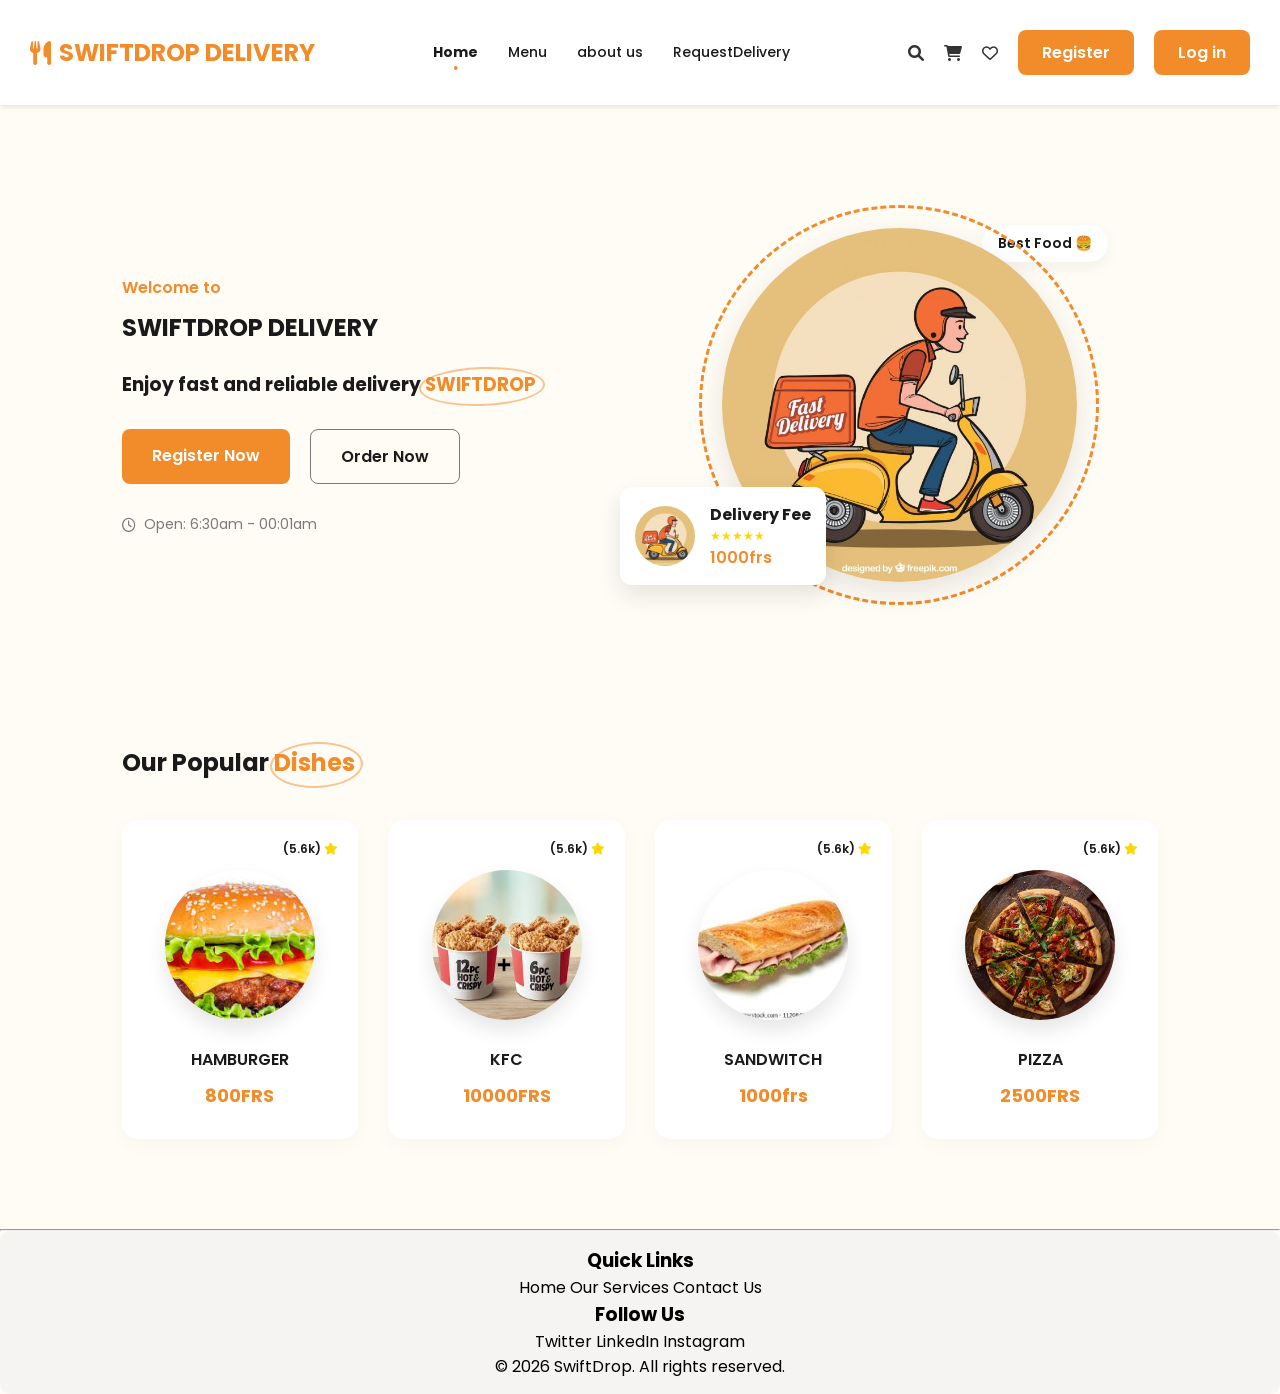
<file: index.html>
<!DOCTYPE html>
<html lang="en">
<head>
    <meta charset="UTF-8">
    <meta name="viewport" content="width=device-width, initial-scale=1.0">
    <title>SWIFTDROP DELIVERY</title>
    <link href="https://fonts.googleapis.com/css2?family=Poppins:wght@400;500;600;700&display=swap" rel="stylesheet">
    <link rel="stylesheet" href="https://cdnjs.cloudflare.com/ajax/libs/font-awesome/6.0.0/css/all.min.css">
    <link rel="stylesheet" href="assets/css/header-footer.css">
    <link rel="stylesheet" href="assets/css/idex.css">
    <script src="assets/js/responsive.js"></script>
    
</head>
<body>

    <header class="navbar">
        <div class="logo">
            <i class="fa-solid fa-utensils" style="color: #f28b2a;"></i>
            <span>SWIFTDROP DELIVERY</span>
        </div>
        <nav class="nav-links">
            <a href="index.html" class="active">Home</a>
            <a href="pages/restaurants-menu.html">Menu</a>
            <a href="pages/about.html">about us</a>
            <a href="pages/delivery.html">RequestDelivery</a>
            
        </nav>
        <div class="nav-actions">
            <i class="fa-solid fa-magnifying-glass"></i>
            <i class="fa-solid fa-cart-shopping"></i>
            <i class="fa-regular fa-heart"></i>
            <a href="pages/register.html" class="btn-login">Register</a>
             <a href="pages/login.html" class="btn-login">Log in</a>
        </div>
    </header>

    <main>
        <section class="hero">
            <div class="hero-content">
                <p class="welcome-text">Welcome to</p>
                <h2>SWIFTDROP DELIVERY</h2><br><h3>Enjoy fast and reliable delivery  <span class="highlight">SWIFTDROP</span></h3>
                <p class="description">

                </p>
                <div class="hero-buttons">
                    <a href="pages/register.html" class="btn-primary">Register Now</a>
                    <a href="pages/restaurants-menu.html" class="btn-secondary"> Order Now</a>
                </div>
                <div class="hours">
                    <i class="fa-regular fa-clock"></i> Open: 6:30am - 00:01am
                </div>
            </div>
            
            <div class="hero-image-wrapper">
                <div class="floating-badge top-right">Best Food 🍔</div>
                
                <div class="main-plate-container">
                    <img src="assets/images/deivery-image.jpg" alt="Healthy Salad" class="main-plate">
                </div>
                
                <div class="floating-card bottom-left">
                    <img src="assets/images/deivery-image.jpg" alt="Small salad">
                    <div class="card-info">
                        <h4>Delivery Fee</h4>
                        <div class="stars">★★★★★</div>
                        <p>1000frs</p>
                    </div>
                </div>
            </div>
        </section>

        <section class="popular-dishes">
            <div class="section-header">
                <h2>Our Popular <span class="highlight">Dishes</span></h2>
                
            </div>

            <div class="dishes-grid">
                <div class="dish-card">
                    <span class="rating">(5.6k) <i class="fa-solid fa-star"></i></span>
                    <img src="assets/images/burger.jpg" alt="Hamburger">
                    <h3>HAMBURGER</h3>
                    <p class="price">800FRS</p>
                </div>

                <div class="dish-card">
                    <span class="rating">(5.6k) <i class="fa-solid fa-star"></i></span>
                    <img src="assets/images/kfc.jpg" alt="kfc">
                    <h3>KFC</h3>
                    <p class="price">10000FRS</p>
                </div>

                <div class="dish-card">
                    <span class="rating">(5.6k) <i class="fa-solid fa-star"></i></span>
                    <img src="assets/images/sandwitch.jpg" alt="Pasta">
                    <h3>SANDWITCH</h3>
                    <p class="price">1000frs</p>
                </div>

                <div class="dish-card">
                    <span class="rating">(5.6k) <i class="fa-solid fa-star"></i></span>
                    <img src="assets/images/pizza.jpg" alt="pizza">
                    <h3>PIZZA</h3>
                    <p class="price">2500FRS</p>
                </div>
            </div>
        </section>
    </main>
    <br><br>
    <hr>
    <footer class="site-footer">
  <div class="footer-container">
      <h3>Quick Links</h3>
    
        <a href="#">Home</a>
        <a href="#">Our Services</a>
        <a href="#">Contact Us</a>
      
      <h3>Follow Us</h3>
        <a href="#">Twitter</a>
        <a href="#">LinkedIn</a>
        <a href="#">Instagram</a>
    

  
    <p>&copy; 2026 SwiftDrop. All rights reserved.</p>
  </div>
</footer>

</body>
</html>
</file>
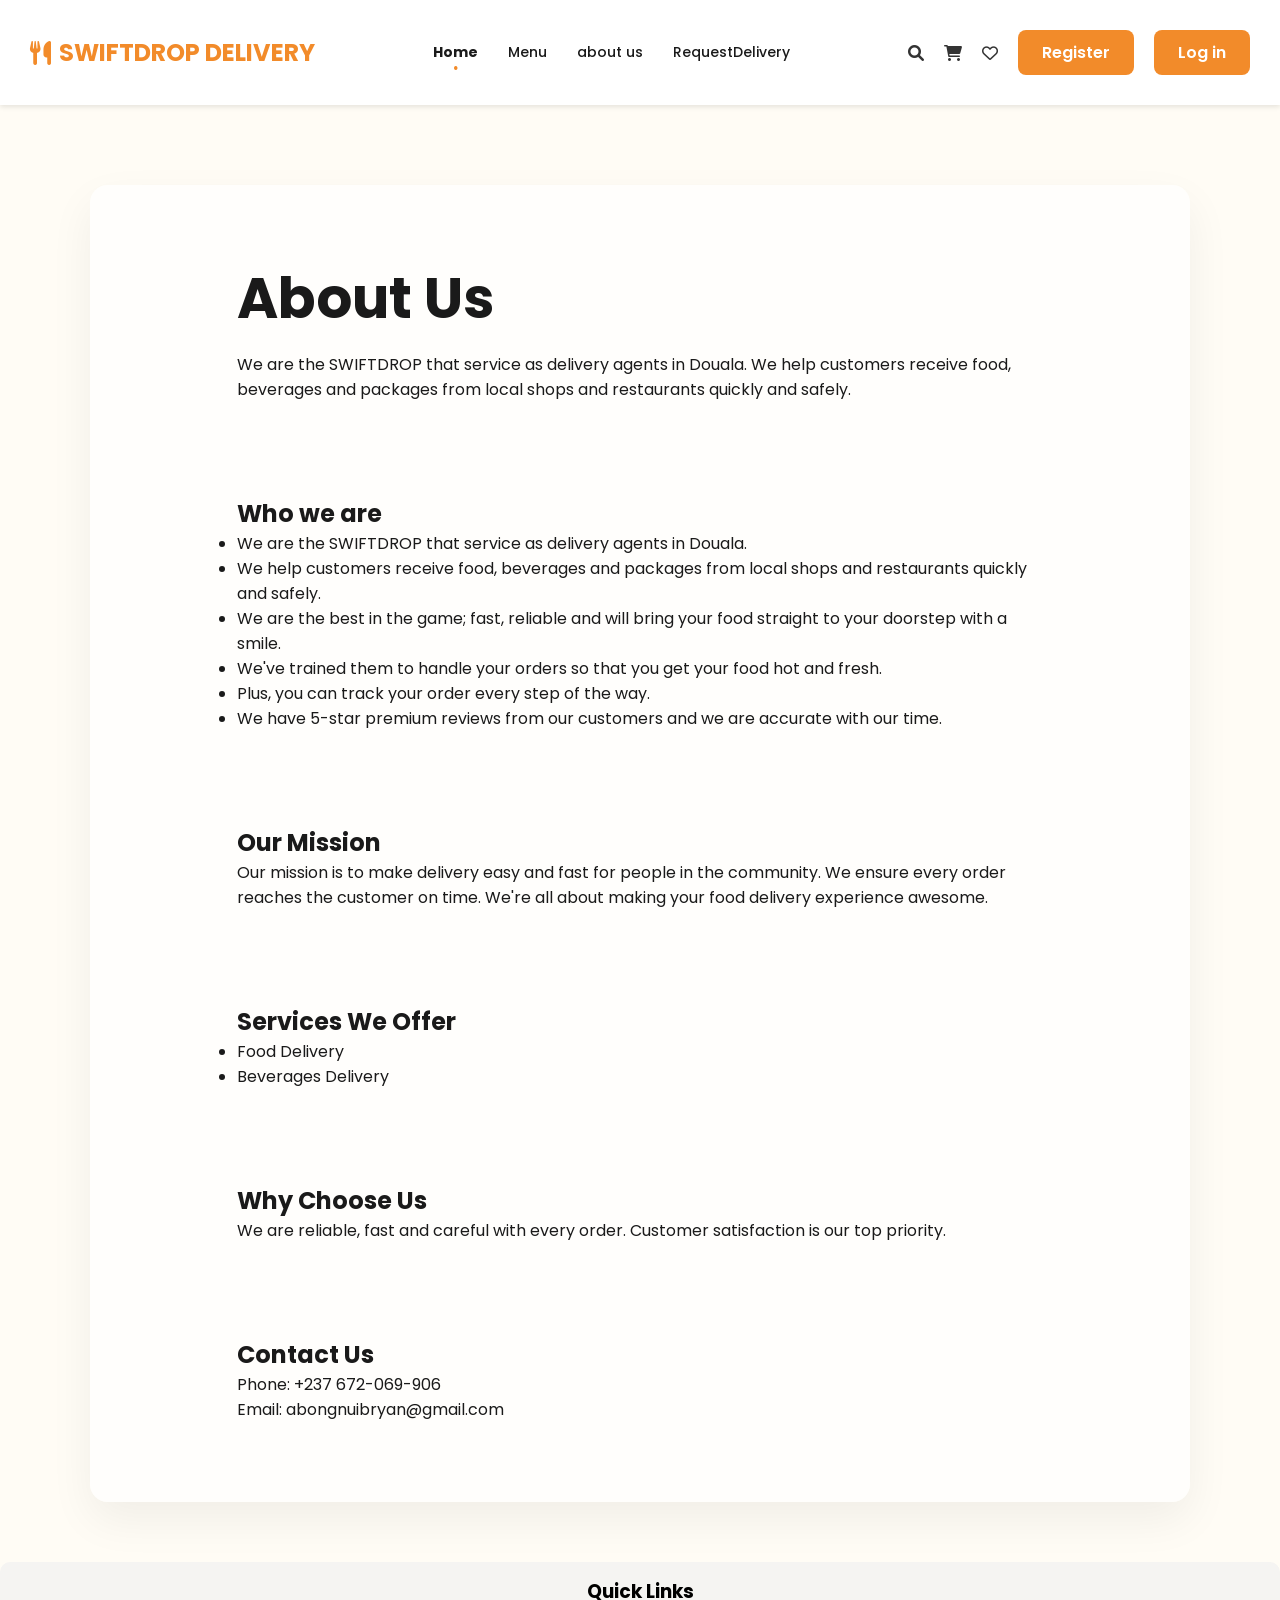
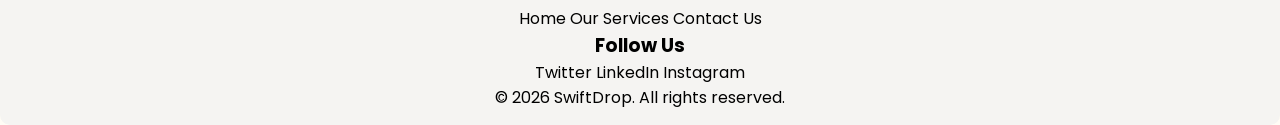
<file: pages/about.html>
<!DOCTYPE html>
<html lang="en">
<head>
    <meta charset="UTF-8">
    <meta name="viewport" content="width=device-width, initial-scale=1.0">
    <link rel="stylesheet" href="../assets/css/about.css">
    <link href="https://fonts.googleapis.com/css2?family=Poppins:wght@400;500;600;700&display=swap" rel="stylesheet">
    <link rel="stylesheet" href="https://cdnjs.cloudflare.com/ajax/libs/font-awesome/6.0.0/css/all.min.css">
     <link rel="stylesheet" href="../assets/css/header-footer.css">
     <link rel="stylesheet" href="../assets/css/idex.css">
    <link rel="icon" type="logo.jpg" sizes="32x32" href="../assets/images/logo.png">
    <script src="../assets/js/responsive.js"></script>
    <title>About</title>
</head>
<body>
    <header class="navbar">
        <div class="logo">
            <i class="fa-solid fa-utensils" style="color: #f28b2a;"></i>
            <span>SWIFTDROP DELIVERY</span>
        </div>
        <nav class="nav-links">
            <a href="../index.html" class="active">Home</a>
            <a href="restaurants-menu.html">Menu</a>
            <a href="about.html">about us</a>
            <a href="delivery.html">RequestDelivery</a>
            
        </nav>
        <div class="nav-actions">
            <i class="fa-solid fa-magnifying-glass"></i>
            <i class="fa-solid fa-cart-shopping"></i>
            <i class="fa-regular fa-heart"></i>
            <a href="register.html" class="btn-login">Register</a>
             <a href="login.html" class="btn-login">Log in</a>
        </div>
    </header>
    <main class="page-content">
        <section class="intro">
            <h1>About Us</h1>
            <p>We are the SWIFTDROP that service as delivery agents in Douala. We help customers receive food, beverages and packages from local shops and restaurants quickly and safely.</p>
        </section>

        <section class="who-we-are">
            <h2>Who we are</h2>
            <ul>
                <li>We are the SWIFTDROP that service as delivery agents in Douala.</li>
                <li>We help customers receive food, beverages and packages from local shops and restaurants quickly and safely.</li>
                <li>We are the best in the game; fast, reliable and will bring your food straight to your doorstep with a smile.</li>
                <li>We've trained them to handle your orders so that you get your food hot and fresh.</li>
                <li>Plus, you can track your order every step of the way.</li>
                <li>We have 5-star premium reviews from our customers and we are accurate with our time.</li>
            </ul>
        </section>

        <section class="mission">
            <h2>Our Mission</h2>
            <p>Our mission is to make delivery easy and fast for people in the community. We ensure every order reaches the customer on time. We're all about making your food delivery experience awesome.</p>
        </section>

        <section class="services">
            <h2>Services We Offer</h2>
            <ul>
                <li>Food Delivery</li>
                <li>Beverages Delivery</li>
            </ul>
        </section>

        <section class="why-choose-us">
            <h2>Why Choose Us</h2>
            <p>We are reliable, fast and careful with every order. Customer satisfaction is our top priority.</p>
        </section>

        <section class="contact">
            <h2>Contact Us</h2>
            <p>Phone: +237 672-069-906<br>
            Email: abongnuibryan@gmail.com</p>
        </section>
    </main>

    <footer class="site-footer">
  <div class="footer-container">
    
      
      <h3>Quick Links</h3>
    
        <a href="#">Home</a>
        <a href="#">Our Services</a>
        <a href="#">Contact Us</a>
      
      <h3>Follow Us</h3>
        <a href="#">Twitter</a>
        <a href="#">LinkedIn</a>
        <a href="#">Instagram</a>
    

  
    <p>&copy; 2026 SwiftDrop. All rights reserved.</p>
  </div>
</footer>

</body>
</html>
</file>
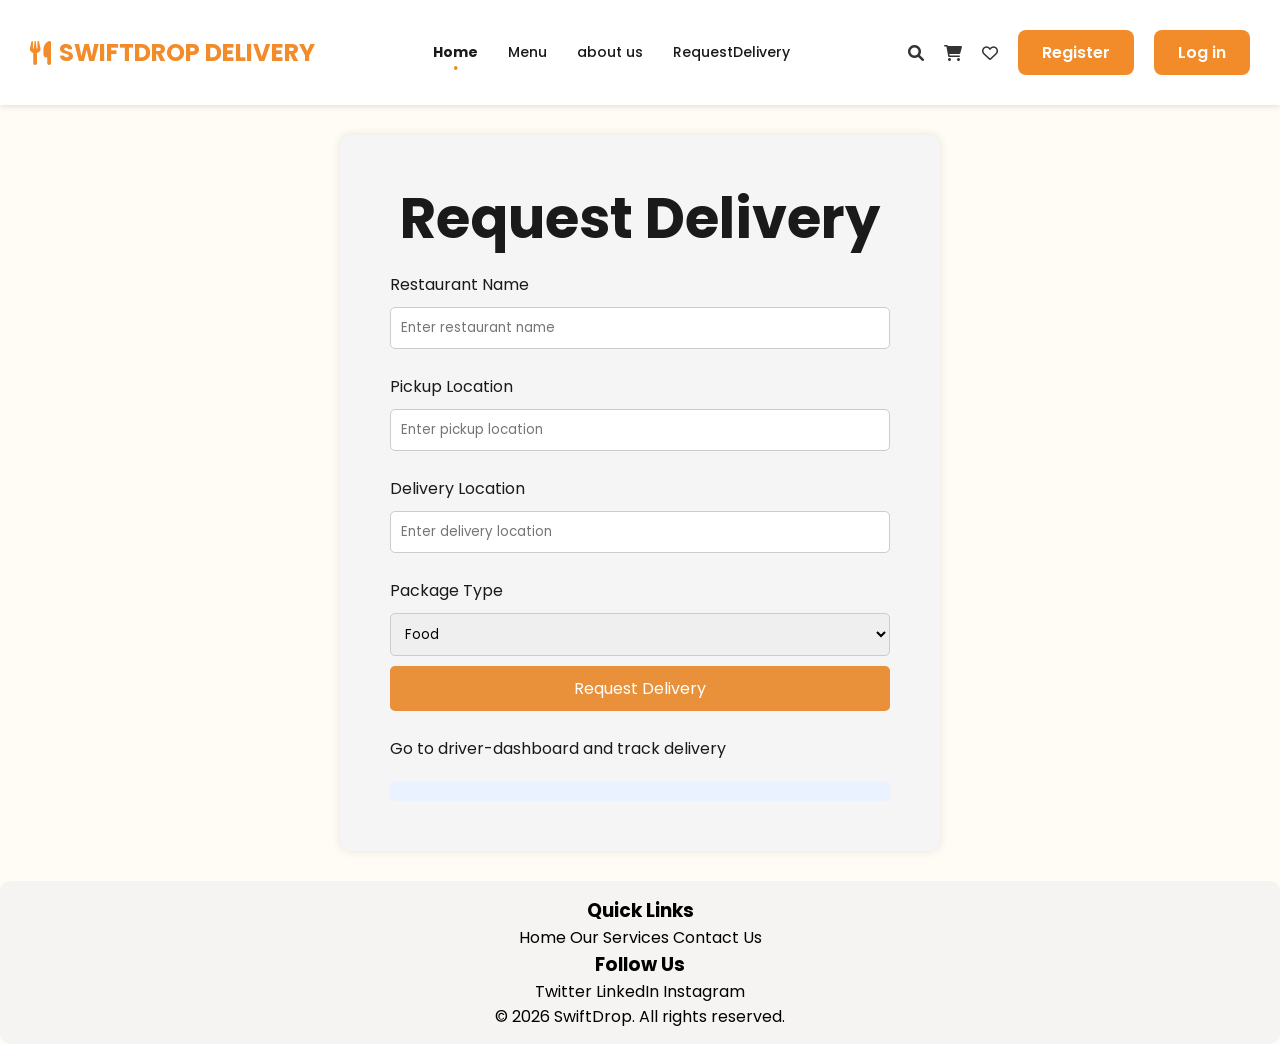
<file: pages/delivery.html>
<!DOCTYPE html>
<html lang="en">
<head>
<meta charset="UTF-8">
<meta name="viewport" content="width=device-width, initial-scale=1.0">
<title>RequestDelivery</title>
<link rel="stylesheet" href="../assets/css/style.css">
<link rel="stylesheet" href="../assets/css/header-footer.css">

<link rel="icon" type="logo.jpg" sizes="32x32" href="../assets/images/logo.png">
 <link href="https://fonts.googleapis.com/css2?family=Poppins:wght@400;500;600;700&display=swap" rel="stylesheet">
    <link rel="stylesheet" href="https://cdnjs.cloudflare.com/ajax/libs/font-awesome/6.0.0/css/all.min.css">
    <link rel="stylesheet" href="../assets/css/idex.css">
    <script src="../assets/js/responsive.js"></script>
</head>

<body>

 <header class="navbar">
        <div class="logo">
            <i class="fa-solid fa-utensils" style="color: #f28b2a;"></i>
            <span>SWIFTDROP DELIVERY</span>
        </div>
        <nav class="nav-links">
            <a href="../index.html" class="active">Home</a>
            <a href="restaurants-menu.html">Menu</a>
            <a href="about.html">about us</a>
            <a href="delivery.html">RequestDelivery</a>
            
        </nav>
        <div class="nav-actions">
            <i class="fa-solid fa-magnifying-glass"></i>
            <i class="fa-solid fa-cart-shopping"></i>
            <i class="fa-regular fa-heart"></i>
            <a href="register.html" class="btn-login">Register</a>
             <a href="login.html" class="btn-login">Log in</a>
        </div>
    </header>
<div class="container">

<h1>Request Delivery</h1>
<label for="Restaurant name">Restaurant Name</label>
<input class="input" type="text" id="restaurant" placeholder="Enter restaurant name"><br><br>

<label>Pickup Location</label>
<input class="input" type="text" id="pickup" placeholder="Enter pickup location"><br><br>

<label>Delivery Location</label>
<input class="input" type="text" id="dropoff" placeholder="Enter delivery location"><br><br>

<label>Package Type</label>
<select id="package">
<option>Food</option>
<option>Beverages</option>
<option>Food and Beverages</option>
</select><br>

<button onclick="createOrder()">Request Delivery</button><br><br>
<a href="driver.html">Go to driver-dashboard and track delivery</a>

<div id="status" class="order-status"></div>

</div>

<script>

function createOrder(){

let pickup = document.getElementById("pickup").value;
let dropoff = document.getElementById("dropoff").value;
let packageType = document.getElementById("package").value;

if(pickup === "" || dropoff === ""){
alert("Please enter pickup and delivery locations");
return;
}

let orderID = Math.floor(Math.random()*100000);

document.getElementById("status").innerHTML =
"<b>Order Created!</b><br>" +
"Order ID: " + orderID + "<br>" +
"Package: " + packageType + "<br>" +
"Pickup: " + pickup + "<br>" +
"Delivery: " + dropoff + "<br><br>" +
"Status: Driver Assigned 🚚";

}

</script>

<footer class="site-footer">
  <div class="footer-container">
      <h3>Quick Links</h3>
    
        <a href="#">Home</a>
        <a href="#">Our Services</a>
        <a href="#">Contact Us</a>
      
      <h3>Follow Us</h3>
        <a href="#">Twitter</a>
        <a href="#">LinkedIn</a>
        <a href="#">Instagram</a>
    

  
    <p>&copy; 2026 SwiftDrop. All rights reserved.</p>
  </div>
</footer>
</body>
</html>
</file>
<file: assets/css/header-footer.css>
footer{
background:#f5f4f2;
color:black;
padding:15px;
text-align: center;
border: none;
border-radius: 10px;
width: 100%;
margin: 0;
box-sizing: border-box;
}
header{
    position: sticky;
    top: 0;
    left: 0;
    right: 0;
    width: 100%;
    border: none;
    background-color: #ffffff;
    z-index: 100;
    box-shadow: 0 2px 5px rgba(0, 0, 0, 0.1);
    margin: 0;
    box-sizing: border-box;
    padding: 0 5%;
}

.navbar {
    display: flex;
    justify-content: space-between;
    align-items: center;
    padding: 30px ;
}

.logo {
    font-size: 24px;
    font-weight: 700;
    color: var(--primary-orange);
    display: flex;
    align-items: center;
    gap: 8px;
}

.nav-links {
    display: flex;
    gap: 30px;
    font-size: 14px;
    font-weight: 500;
}

.nav-links .active {
    font-weight: 700;
    position: relative;
}

.nav-links .active::after {
    content: '.';
    color: var(--primary-orange);
    position: absolute;
    bottom: -15px;
    left: 45%;
    font-size: 20px;
}

.nav-actions {
    display: flex;
    align-items: center;
    gap: 20px;
    font-size: 16px;
    color: #333;
}

.btn-login {
    background-color: var(--primary-orange);
    color: white;
    padding: 10px 24px;
    border-radius: 8px;
    font-weight: 600;
}
.nav{
    width: 100%;
    display: flex;
    justify-content: space-between;
    align-items: center;
    padding: 30px 0;
}


.nav .logo h1{
    font-weight: 600;
    font-family: sans-serif;
    color: #000000;
}

.nav .logo b{
    color: rgba(152, 22, 22, 0.752);
}
.nav ul{
    display: flex;
    list-style: none;
}

.nav ul li{
    margin-right: 30px;
}

.nav ul li a{
    text-decoration: none;
    color: #000000;
    font-weight: 500;
    font-family: sans-serif;
    font-size: 17px;
}

/* ======= Active =========*/

.nav ul .active::after{
    content: " ";
    width: 50px;
    height: 3px;
    background-color: #f7dfa6;
    display: flex;
    position: relative;
    margin-left: 10px;
}
.link{
      display: flex;
    list-style: none;
}

/* ========== RESPONSIVE DESIGN ========== */

/* Hamburger Menu Styles */
.hamburger {
    display: none;
    flex-direction: column;
    cursor: pointer;
    gap: 6px;
}

.hamburger span {
    width: 25px;
    height: 3px;
    background-color: #000;
    border-radius: 3px;
    transition: 0.3s;
}

.hamburger.active span:nth-child(1) {
    transform: rotate(45deg) translate(8px, 8px);
}

.hamburger.active span:nth-child(2) {
    opacity: 0;
}

.hamburger.active span:nth-child(3) {
    transform: rotate(-45deg) translate(7px, -7px);
}

/* Tablet Navigation (769px - 1024px) */
@media (max-width: 1024px) {
    .navbar {
        padding: 20px;
    }

    .logo {
        font-size: 20px;
    }

    .nav-links {
        gap: 20px;
        font-size: 13px;
    }

    .nav-actions {
        gap: 15px;
        font-size: 14px;
    }

    .btn-login {
        padding: 8px 16px;
        font-size: 12px;
    }

    .nav ul li {
        margin-right: 20px;
    }

    .nav ul li a {
        font-size: 15px;
    }
}

/* Medium Tablets (641px - 768px) */
@media (max-width: 768px) {
    header {
        padding: 0 3%;
    }

    .navbar {
        padding: 15px 0;
        flex-wrap: wrap;
    }

    .logo {
        font-size: 18px;
    }

    .nav-links {
        display: none;
        position: absolute;
        top: 70px;
        left: 0;
        right: 0;
        flex-direction: column;
        background-color: white;
        width: 100%;
        padding: 20px;
        gap: 15px;
        box-shadow: 0 4px 6px rgba(0, 0, 0, 0.1);
        z-index: 99;
    }

    .nav-links.active {
        display: flex;
    }

    .nav-links a {
        padding: 10px 0;
        border-bottom: 1px solid #f0f0f0;
    }

    .nav-actions {
        display: none;
        position: absolute;
        top: 200px;
        left: 0;
        right: 0;
        flex-direction: column;
        background-color: white;
        width: 100%;
        padding: 20px;
        gap: 15px;
        box-shadow: 0 4px 6px rgba(0, 0, 0, 0.1);
        z-index: 98;
    }

    .nav-actions.active {
        display: flex;
    }

    .hamburger {
        display: flex;
    }

    .btn-login {
        width: 100%;
        text-align: center;
        padding: 10px;
    }

    .nav {
        flex-direction: column;
        padding: 15px 0;
    }

    .nav ul {
        flex-direction: column;
        width: 100%;
        padding: 20px 0 0 0;
    }

    .nav ul li {
        margin-right: 0;
        margin-bottom: 10px;
        border-bottom: 1px solid #f0f0f0;
        padding-bottom: 10px;
    }

    .nav ul li a {
        font-size: 14px;
    }

    .link {
        flex-direction: column;
        width: 100%;
        padding: 20px 0 0 0;
    }

    .link li {
        margin-bottom: 10px;
        padding-bottom: 10px;
        border-bottom: 1px solid #f0f0f0;
    }
}

/* Small Tablets & Large Phones (481px - 640px) */
@media (max-width: 640px) {
    header {
        padding: 12px 2%;
    }

    .navbar {
        padding: 12px 0;
    }

    .logo {
        font-size: 16px;
        gap: 6px;
    }

    .nav-links {
        gap: 12px;
        font-size: 12px;
    }

    .nav-actions {
        gap: 10px;
        font-size: 12px;
    }

    .btn-login {
        padding: 8px 12px;
        font-size: 11px;
    }

    .nav .logo h1 {
        font-size: 18px;
    }

    .nav ul li {
        margin-right: 15px;
    }

    .nav ul li a {
        font-size: 13px;
    }
}

/* Mobile Phones (320px - 480px) */
@media (max-width: 480px) {
    header {
        padding: 15px 2%;
    }

    .navbar {
        padding: 10px 0;
        gap: 10px;
    }

    .logo {
        font-size: 14px;
        gap: 5px;
    }

    .logo span {
        display: none;
    }

    .nav-links {
        display: none;
        top: 60px;
        padding: 15px;
        gap: 10px;
    }

    .nav-links.active {
        display: flex;
    }

    .nav-actions {
        display: none;
        top: 150px;
        padding: 15px;
        gap: 12px;
    }

    .nav-actions.active {
        display: flex;
    }

    .hamburger {
        display: flex;
    }

    .hamburger span {
        width: 20px;
        height: 2.5px;
    }

    .btn-login {
        padding: 8px 10px;
        font-size: 10px;
        width: auto;
    }

    footer {
        padding: 20px 5%;
        font-size: 12px;
    }

    .nav {
        flex-direction: column;
        padding: 10px 0;
    }

    .nav .logo h1 {
        font-size: 16px;
    }

    .nav ul {
        flex-direction: column;
        padding: 15px 0 0 0;
    }

    .nav ul li {
        margin-right: 0;
        margin-bottom: 8px;
        padding-bottom: 8px;
        border-bottom: 1px solid #f0f0f0;
    }

    .nav ul li a {
        font-size: 12px;
    }

    .link {
        flex-direction: column;
        padding: 15px 0 0 0;
    }

    .link li {
        margin-bottom: 8px;
        padding-bottom: 8px;
        border-bottom: 1px solid #f0f0f0;
    }

    .link li a {
        font-size: 12px;
    }
}
</file>
<file: assets/css/idex.css>
/* --- Variables & Reset --- */
:root {
    --primary-orange: #f28b2a;
    --text-dark: #1a1a1a;
    --text-light: #7a7a7a;
    --bg-color: #fffcf5; /* Light cream background */
    --card-bg: white;
}

* {
    margin: 0;
    padding: 0;
    box-sizing: border-box;
    font-family: 'Poppins', sans-serif;
}

html, body {
    height: 100%;
    width: 100%;
    margin: 0;
    padding: 0;
}

body {
    background-color: var(--bg-color);
    color: var(--text-dark);
}

a {
    text-decoration: none;
    color: inherit;
}

main, section {
    padding: 20px 5%;
}

/* --- Typography Highlights --- */
.highlight {
    color: var(--primary-orange);
    position: relative;
    display: inline-block;
}
/* Faking the drawn circle with a pseudo-element border */
.highlight::after {
    content: '';
    position: absolute;
    width: 110%;
    height: 120%;
    border: 2px solid #f28b2a;
    border-radius: 50%;
    top: -10%;
    left: -5%;
    transform: rotate(-2deg);
    opacity: 0.5;
}

/* --- Navigation --- */


/* --- Hero Section --- */
.hero {
    display: flex;
    align-items: center;
    justify-content: space-between;
    margin-top: 60px;
}

.hero-content {
    flex: 1;
    max-width: 50%;
}

.welcome-text {
    color: var(--primary-orange);
    font-weight: 600;
    margin-bottom: 10px;
}

h1 {
    font-size: 56px;
    line-height: 1.2;
    margin-bottom: 20px;
}

.description {
    color: var(--text-light);
    font-size: 16px;
    line-height: 1.6;
    margin-bottom: 30px;
}

.hero-buttons {
    display: flex;
    gap: 20px;
    margin-bottom: 30px;
}

.btn-primary {
    background-color: var(--primary-orange);
    color: white;
    padding: 14px 30px;
    border-radius: 8px;
    font-weight: 600;
}

.btn-secondary {
    border: 1px solid var(--text-light);
    color: var(--text-dark);
    padding: 14px 30px;
    border-radius: 8px;
    font-weight: 600;
}

.hours {
    font-size: 14px;
    color: var(--text-light);
    display: flex;
    align-items: center;
    gap: 8px;
}

/* --- Hero Image Section --- */
.hero-image-wrapper {
    flex: 1;
    position: relative;
    display: flex;
    justify-content: center;
    align-items: center;
}

.main-plate-container {
    width: 400px;
    height: 400px;
    border: 3px dashed var(--primary-orange);
    border-radius: 50%;
    display: flex;
    justify-content: center;
    align-items: center;
    position: relative;
}

.main-plate {
    width: 90%;
    height: 90%;
    border-radius: 50%;
    object-fit: cover;
    box-shadow: 0 10px 30px rgba(0,0,0,0.1);
}

.floating-badge {
    position: absolute;
    top: 20px;
    right: 50px;
    background: white;
    padding: 8px 16px;
    border-radius: 20px;
    box-shadow: 0 5px 15px rgba(0,0,0,0.05);
    font-weight: 600;
    font-size: 14px;
}

.floating-card {
    position: absolute;
    bottom: 20px;
    left: -20px;
    background: white;
    display: flex;
    align-items: center;
    padding: 15px;
    border-radius: 12px;
    box-shadow: 0 10px 25px rgba(0,0,0,0.1);
    gap: 15px;
}

.floating-card img {
    width: 60px;
    height: 60px;
    border-radius: 50%;
    object-fit: cover;
}

.floating-card .stars {
    color: gold;
    font-size: 12px;
}

.floating-card p {
    color: var(--primary-orange);
    font-weight: 600;
}

/* --- Popular Dishes Section --- */
.popular-dishes {
    margin-top: 100px;
}

.section-header {
    display: flex;
    justify-content: space-between;
    align-items: center;
    margin-bottom: 40px;
}

.carousel-controls button {
    background: transparent;
    border: none;
    font-size: 20px;
    color: var(--text-light);
    cursor: pointer;
    margin-left: 10px;
}

.carousel-controls .active {
    background-color: var(--primary-orange);
    color: white;
    border-radius: 50%;
    width: 40px;
    height: 40px;
}

.dishes-grid {
    display: grid;
    grid-template-columns: repeat(4, 1fr);
    gap: 30px;
}

.dish-card {
    background: var(--card-bg);
    padding: 30px;
    border-radius: 16px;
    text-align: center;
    box-shadow: 0 5px 20px rgba(0,0,0,0.03);
    position: relative;
    transition: transform 0.3s ease;
}

.dish-card:hover {
    transform: translateY(-10px);
}

.dish-card .rating {
    position: absolute;
    top: 20px;
    right: 20px;
    font-size: 12px;
    font-weight: 600;
}

.dish-card .rating i {
    color: gold;
}

.dish-card img {
    width: 150px;
    height: 150px;
    border-radius: 50%;
    object-fit: cover;
    margin: 20px auto;
    box-shadow: 0 10px 20px rgba(0,0,0,0.1);
}

.dish-card h3 {
    font-size: 16px;
    margin-bottom: 10px;
    font-weight: 600;
}

.dish-card .price {
    color: var(--primary-orange);
    font-weight: 700;
    font-size: 18px;
}

/* ========== RESPONSIVE DESIGN ========== */

/* Tablet Screens (769px - 1024px) */
@media (max-width: 1024px) {
    .dishes-grid {
        grid-template-columns: repeat(3, 1fr);
        gap: 20px;
    }

    h1 {
        font-size: 44px;
    }

    .hero {
        margin-top: 40px;
    }

    .main-plate-container {
        width: 300px;
        height: 300px;
    }

    .dish-card {
        padding: 20px;
    }

    .dish-card img {
        width: 120px;
        height: 120px;
    }
}

/* Medium Tablets (641px - 768px) */
@media (max-width: 768px) {
    main, section {
        padding: 20px 15px;
    }

    .dishes-grid {
        grid-template-columns: repeat(2, 1fr);
        gap: 20px;
    }

    h1 {
        font-size: 36px;
        line-height: 1.3;
    }

    .hero {
        flex-direction: column;
        gap: 40px;
        margin-top: 30px;
    }

    .hero-content {
        max-width: 100%;
    }

    .hero-image-wrapper {
        width: 100%;
    }

    .main-plate-container {
        width: 280px;
        height: 280px;
    }

    .floating-badge {
        top: 10px;
        right: 20px;
        font-size: 12px;
        padding: 6px 12px;
    }

    .floating-card {
        bottom: 10px;
        left: 0;
        font-size: 12px;
    }

    .floating-card img {
        width: 50px;
        height: 50px;
    }

    .dish-card {
        padding: 15px;
    }

    .dish-card img {
        width: 100px;
        height: 100px;
    }

    .section-header {
        flex-direction: column;
        align-items: flex-start;
        gap: 20px;
    }

    .hours {
        font-size: 12px;
    }

    .btn-primary, .btn-secondary {
        padding: 12px 24px;
        font-size: 14px;
    }

    .hero-buttons {
        flex-direction: column;
        gap: 15px;
    }
}

/* Small Tablets & Large Phones (481px - 640px) */
@media (max-width: 640px) {
    main, section {
        padding: 15px 12px;
    }

    h1 {
        font-size: 28px;
        line-height: 1.3;
        margin-bottom: 15px;
    }

    h2 {
        font-size: 22px;
    }

    h3 {
        font-size: 18px;
    }

    .hero-content {
        max-width: 100%;
    }

    .welcome-text {
        font-size: 14px;
    }

    .description {
        font-size: 14px;
        line-height: 1.5;
        margin-bottom: 20px;
    }

    .dishes-grid {
        grid-template-columns: 1fr;
        gap: 15px;
    }

    .main-plate-container {
        width: 240px;
        height: 240px;
        border-width: 2px;
    }

    .dish-card {
        padding: 12px;
    }

    .dish-card img {
        width: 80px;
        height: 80px;
        margin: 15px auto;
    }

    .dish-card h3 {
        font-size: 14px;
        margin-bottom: 8px;
    }

    .dish-card .price {
        font-size: 16px;
    }

    .btn-primary, .btn-secondary {
        padding: 12px 20px;
        font-size: 13px;
    }

    .floating-card {
        flex-direction: column;
        padding: 10px;
        left: 0;
        bottom: 10px;
        gap: 10px;
    }

    .floating-card img {
        width: 40px;
        height: 40px;
    }

    .floating-card p {
        font-size: 12px;
    }

    .floating-badge {
        padding: 5px 10px;
        font-size: 11px;
    }

    .carousel-controls button {
        font-size: 16px;
    }

    .carousel-controls .active {
        width: 32px;
        height: 32px;
    }

    .hours {
        font-size: 11px;
    }
}

/* Mobile Phones (320px - 480px) */
@media (max-width: 480px) {
    main, section {
        padding: 12px 10px;
    }

    header {
        padding: 0 3%;
    }

    h1 {
        font-size: 24px;
        line-height: 1.2;
        margin-bottom: 12px;
    }

    h2 {
        font-size: 18px;
    }

    h3 {
        font-size: 16px;
    }

    .welcome-text {
        font-size: 12px;
        margin-bottom: 8px;
    }

    .description {
        font-size: 13px;
        line-height: 1.4;
        margin-bottom: 15px;
    }

    .hero {
        margin-top: 20px;
    }

    .hero-buttons {
        flex-direction: column;
        gap: 12px;
        margin-bottom: 20px;
    }

    .btn-primary, .btn-secondary {
        padding: 10px 16px;
        font-size: 12px;
        width: 100%;
    }

    .dishes-grid {
        gap: 12px;
    }

    .main-plate-container {
        width: 200px;
        height: 200px;
    }

    .floating-card {
        width: 90%;
        margin: 0 auto;
    }

    .floating-badge {
        top: 5px;
        right: 10px;
    }

    .dish-card {
        padding: 10px;
    }

    .dish-card img {
        width: 70px;
        height: 70px;
        margin: 10px auto;
    }

    .dish-card h3 {
        font-size: 13px;
    }

    .dish-card .price {
        font-size: 14px;
    }

    .section-header {
        font-size: 14px;
    }

    .hours {
        font-size: 10px;
        gap: 4px;
    }

    .popular-dishes {
        margin-top: 50px;
    }

    .highlight::after {
        width: 100%;
        height: 110%;
        top: -5%;
        left: -2%;
    }
}
</file>
<file: assets/css/about.css>
/* --- Variables & Reset --- */
:root {
    --primary-orange: #f28b2a;
    --text-dark: #1a1a1a;
    --text-light: #7a7a7a;
    --bg-color: #fffcf5; /* Light cream background */
    --card-bg: white;
}

* {
    margin: 0;
    padding: 0;
    box-sizing: border-box;
    font-family: 'Poppins', sans-serif;
}

body {
    background-color: var(--bg-color);
    color: var(--text-dark);
    padding: 0;
}

main.page-content {
    max-width: 1100px;
    margin: 80px auto 60px;
    padding: 60px 8%;
    background: rgba(255, 255, 255, 0.75);
    border-radius: 18px;
    box-shadow: 0 18px 45px rgba(0, 0, 0, 0.06);
}

main.page-content section {
    margin-bottom: 54px;
}

main.page-content section:last-child {
    margin-bottom: 0;
}


a {
    text-decoration: none;
    color: inherit;
}
/* Content padding is applied via the main.page-content container so header/footer are unaffected. */

/* ========== RESPONSIVE DESIGN ========== */

@media (max-width: 1024px) {
    main.page-content {
        padding: 50px 6%;
    }

    h1 {
        font-size: 36px;
    }

    h2 {
        font-size: 24px;
    }
}

@media (max-width: 768px) {
    main.page-content {
        padding: 40px 5%;
    }

    h1 {
        font-size: 28px;
        margin-bottom: 20px;
    }

    h2 {
        font-size: 20px;
        margin-bottom: 15px;
        font-style: italic;
    }

    .page-content ul li {
        font-size: 14px;
        line-height: 1.6;
        margin-bottom: 10px;
    }

    p {
        font-size: 14px;
        line-height: 1.6;
    }
}

@media (max-width: 640px) {
    main.page-content {
        padding: 30px 4%;
    }

    h1 {
        font-size: 24px;
        margin-bottom: 15px;
    }

    h2 {
        font-size: 18px;
        margin-bottom: 12px;
    }

    .page-content ul li {
        font-size: 13px;
        line-height: 1.5;
        margin-bottom: 8px;
    }

    p {
        font-size: 13px;
        line-height: 1.5;
    }

    ul {
        padding-left: 20px;
    }
}

@media (max-width: 480px) {
    main.page-content {
        padding: 24px 3%;
    }

    h1 {
        font-size: 20px;
        margin-bottom: 12px;
    }

    h2 {
        font-size: 16px;
        margin-bottom: 10px;
    }

    .page-content ul li {
        font-size: 12px;
        line-height: 1.4;
        margin-bottom: 6px;
    }

    p {
        font-size: 12px;
        line-height: 1.4;
    }

    ul {
        padding-left: 18px;
    }

    br {
        display: none;
    }
}
</file>
<file: assets/css/style.css>
body{
font-family: Arial, sans-serif;
background:#f7dfa6;
margin:0;
}
.container{
width:1000%;
max-width:600px;
margin:30px auto;
background:whitesmoke;
padding:20px;
border-radius:10px;
box-shadow:0 0 10px rgba(0,0,0,0.1);
padding: 50px;
}
h1{
    text-align: center;
}


.input, select, button{
width:100%;
padding:10px;
margin-top:10px;
border-radius:5px;
border:1px solid #ccc;
}

button{
background:#e8913a;
color:white;
border:none;
font-size:16px;
cursor:pointer;
}

button:hover{
background:#333;
}

.order-status{
margin-top:20px;
padding:10px;
background:#eaf2ff;
border-radius:5px;
}
h1{
    text-align: center;
}

/* ========== RESPONSIVE DESIGN ========== */

@media (max-width: 1024px) {
    .container {
        max-width: 550px;
        padding: 40px;
    }
}

@media (max-width: 768px) {
    body {
        margin: 0;
        padding: 15px;
    }

    .container {
        width: 85%;
        max-width: 500px;
        margin: 20px auto;
        padding: 30px 20px;
    }

    h1 {
        font-size: 24px;
        margin-bottom: 20px;
    }

    .input, select, button {
        padding: 12px;
        font-size: 14px;
    }

    button {
        font-size: 14px;
    }

    .order-status {
        margin-top: 15px;
        padding: 12px;
        font-size: 13px;
    }
}

@media (max-width: 640px) {
    .container {
        width: 95%;
        max-width: 450px;
        margin: 15px auto;
        padding: 20px;
    }

    h1 {
        font-size: 20px;
    }

    .input, select, button {
        padding: 10px;
        font-size: 13px;
        margin-top: 8px;
    }

    button {
        font-size: 13px;
    }

    .order-status {
        margin-top: 12px;
        padding: 10px;
        font-size: 12px;
    }
}

@media (max-width: 480px) {
    body {
        margin: 0;
        padding: 10px;
    }

    .container {
        width: 98%;
        max-width: 400px;
        margin: 10px auto;
        padding: 15px;
        border-radius: 8px;
    }

    h1 {
        font-size: 18px;
        margin-bottom: 15px;
    }

    .input, select, button {
        padding: 8px;
        font-size: 12px;
        margin-top: 6px;
    }

    button {
        font-size: 12px;
        width: 100%;
    }

    .order-status {
        margin-top: 10px;
        padding: 8px;
        font-size: 11px;
    }
}
</file>
